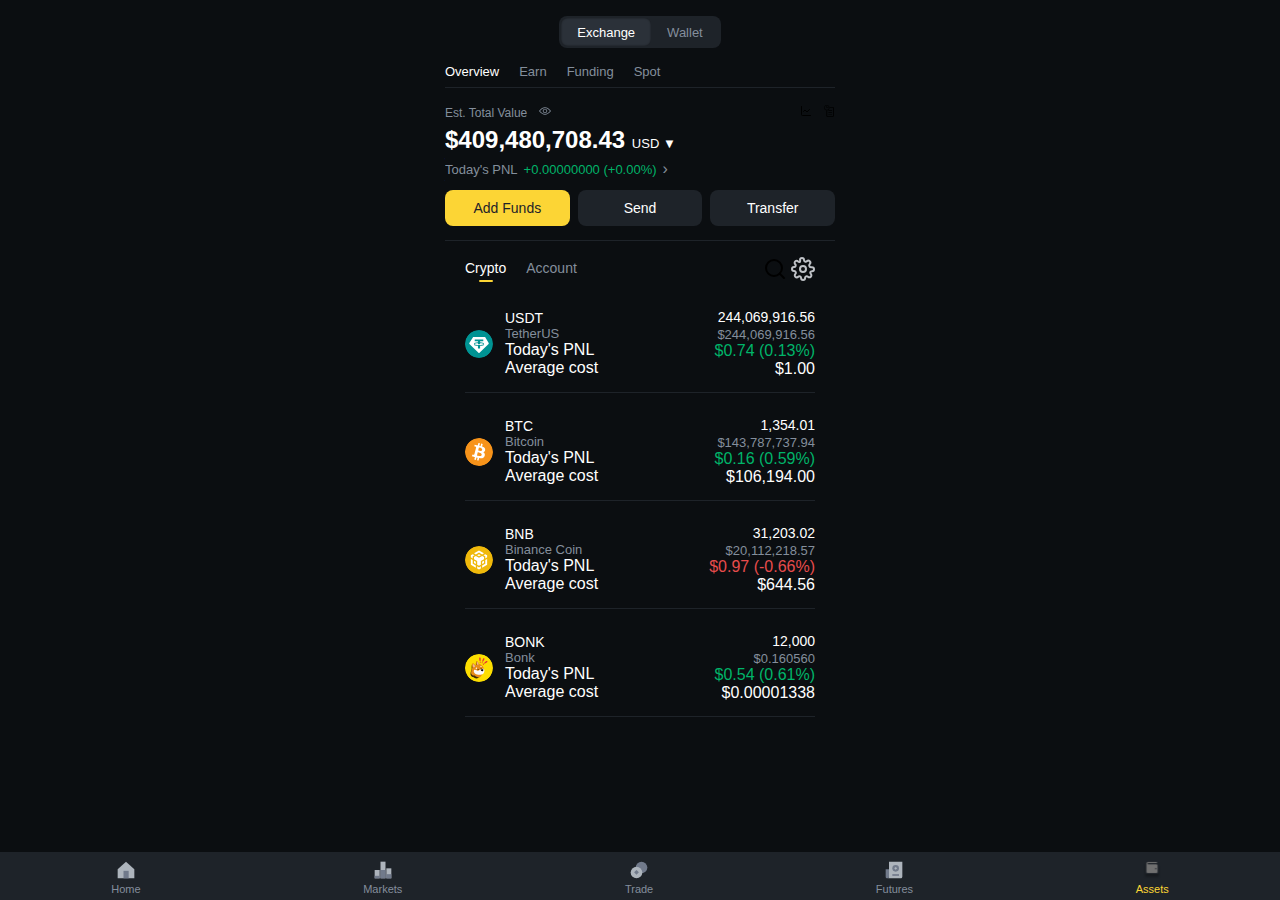
<file: assets.html>
<!DOCTYPE html>  <html lang="en">  
<head>  
  <meta charset="UTF-8" />  
  <meta name="viewport" content="width=device-width, initial-scale=1.0" />  
  <meta name="theme-color" content="#0b0e11" />  
  <title>Assets</title>  
  <link rel="stylesheet" href="assets.css" />  
</head>  
<body>    <!-- Toggle (Exchange / Wallet) -->    <div class="toggle-container">  
    <button class="toggle-btn selected">Exchange</button>  
    <button class="toggle-btn">Wallet</button>  
  </div>    <!-- Sub Tabs -->    <div class="sub-tabs">  
    <div class="sub-tab-group">  
      <span class="active">Overview</span>  
      <span>Earn</span>  
      <span onclick="location.href='funding.html'">Funding</span>  
      <span>Spot</span>  
    </div>  
    <div class="sub-tab-divider"></div>  
  </div>    <!-- Balance -->    <div class="balance-section">  
    <div class="title-row">  
      <div class="title-left">  
        <span>Est. Total Value</span>  
        <img src="eye.svg" />  
      </div>  
      <div class="title-right">  
        <img src="chart.svg" />  
        <img src="ic_history.svg" />  
      </div>  
    </div>  <div class="balance-amount" id="balance-total">$409,480,708.43 <span class="usd-tag">USD ▼</span></div>  
<div class="pnl-inline">  
  <span class="pnl-label">Today's PNL</span>  
  <span id="total-pnl" class="pnl-green">+0.00000000 (+0.00%)</span>  
  <span class="right-arrow">&#8250;</span>  
</div>  

<div class="action-buttons">  
  <button class="add">Add Funds</button>  
  <button class="gray">Send</button>  
  <button class="gray">Transfer</button>  
</div>  
<div class="divider-below-actions">

  </div>    <!-- Crypto | Account Tabs -->    <div class="asset-toggle-wrapper">  
    <div class="asset-toggle-tabs">  
      <div class="tab-crypto-container active">  
        <span>Crypto</span>  
        <div class="toggle-underline"></div>  
      </div>  
      <div class="tab-crypto-container">  
        <span>Account</span>  
        <div class="toggle-underline"></div>  
      </div>  
    </div>  
    <div class="asset-toggle-icons">  
      <img src="search.svg" />  
      <img src="settings.svg" />  
    </div>  
  </div>    <!-- Asset List -->  <section class="balances-section">  
  <div class="asset-list">  <!-- USDT -->  
<div class="asset-row" data-symbol="usdt">  
  <div class="asset-left">  
    <img src="usdt-logo.svg" class="asset-icon-img" />  
    <div class="asset-info">  
      <div class="asset-name">USDT</div>  
      <div class="asset-sub">TetherUS</div>  
      <div class="asset-sub-label">Today's PNL</div>  
      <div class="asset-sub-label">Average cost</div>  
    </div>  
  </div>  
  <div class="asset-right">  
    <div class="asset-amount">244,069,916.56</div>  
    <div class="asset-usd">$244,069,916.56</div>  
    <div class="asset-sub-value pnl-green">$0.74 (0.13%)</div>  
    <div class="asset-sub-value">$1.00</div>  
  </div>  
</div>  
<div class="divider-below-actions"></div>  

<!-- BTC -->  
<div class="asset-row" data-symbol="btc">  
  <div class="asset-left">  
    <img src="btc-logo.svg" class="asset-icon-img" />  
    <div class="asset-info">  
      <div class="asset-name">BTC</div>  
      <div class="asset-sub">Bitcoin</div>  
      <div class="asset-sub-label">Today's PNL</div>  
      <div class="asset-sub-label">Average cost</div>  
    </div>  
  </div>  
  <div class="asset-right">  
    <div class="asset-amount">1,354.01</div>  
    <div class="asset-usd">$143,787,737.94</div>  
    <div class="asset-sub-value pnl-green">$0.16 (0.59%)</div>  
    <div class="asset-sub-value">$106,194.00</div>  
  </div>  
</div>  
<div class="divider-below-actions"></div>  

<!-- BNB -->  
<div class="asset-row" data-symbol="bnb">  
  <div class="asset-left">  
    <img src="bnb-logo.svg" class="asset-icon-img" />  
    <div class="asset-info">  
      <div class="asset-name">BNB</div>  
      <div class="asset-sub">Binance Coin</div>  
      <div class="asset-sub-label">Today's PNL</div>  
      <div class="asset-sub-label">Average cost</div>  
    </div>  
  </div>  
  <div class="asset-right">  
    <div class="asset-amount">31,203.02</div>  
    <div class="asset-usd">$20,112,218.57</div>  
    <div class="asset-sub-value pnl-red">$0.97 (-0.66%)</div>  
    <div class="asset-sub-value">$644.56</div>  
  </div>  
</div>  
<div class="divider-below-actions"></div>  

<!-- BONK -->  
<div class="asset-row" data-symbol="bonk">  
  <div class="asset-left">  
    <img src="bonk-logo.svg" class="asset-icon-img" />  
    <div class="asset-info">  
      <div class="asset-name">BONK</div>  
      <div class="asset-sub">Bonk</div>  
      <div class="asset-sub-label">Today's PNL</div>  
      <div class="asset-sub-label">Average cost</div>  
    </div>  
  </div>  
  <div class="asset-right">  
    <div class="asset-amount">12,000</div>  
    <div class="asset-usd">$0.160560</div>  
    <div class="asset-sub-value pnl-green">$0.54 (0.61%)</div>  
    <div class="asset-sub-value">$0.00001338</div>  
  </div>  
</div>  
<div class="divider-below-actions"></div>

  </div>  
</section>    <!-- Bottom Nav -->    <footer class="bottom-nav">  
    <div class="nav-item" onclick="location.href='home.html'">  
      <img src="ic_home.svg" class="nav-icon" />  
      <div class="nav-label">Home</div>  
    </div>  
    <div class="nav-item"><img src="ic_market.svg" class="nav-icon" /><div class="nav-label">Markets</div></div>  
    <div class="nav-item"><img src="ic_trade.svg" class="nav-icon" /><div class="nav-label">Trade</div></div>  
    <div class="nav-item"><img src="ic_futures.svg" class="nav-icon" /><div class="nav-label">Futures</div></div>  
    <div class="nav-item active"><img src="ic_assets.svg" class="nav-icon" /><div class="nav-label">Assets</div></div>  
  </footer>    <script src="total_value.js"></script>    <script src="live_prices_assets.js"></script>    <script src="pnl_simulator_assets.js"></script>  </body>  
</html>
</file>
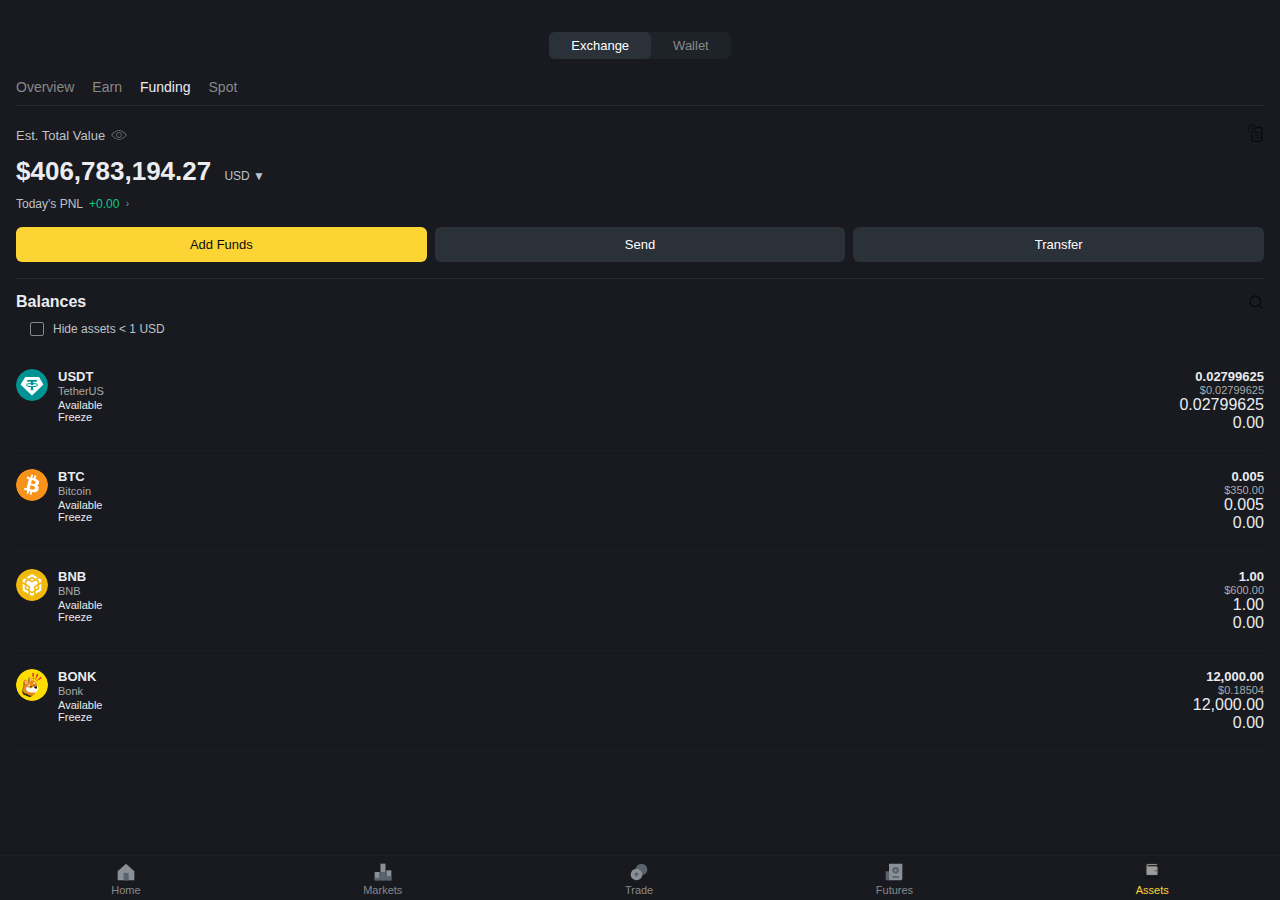
<file: funding.html>
<!DOCTYPE html>
<html lang="en">
<head>
  <meta charset="UTF-8" />
  <meta name="viewport" content="width=device-width, initial-scale=1.0" />
  <meta name="theme-color" content="#0b0e11" />
  <title>Funding</title>
  <link rel="stylesheet" href="funding.css" />
</head>
<body>

  <!-- Toggle -->
  <div class="toggle-wrapper">
    <div class="toggle-box">
      <button class="toggle-btn selected">Exchange</button>
      <button class="toggle-btn">Wallet</button>
    </div>
  </div>

  <!-- Tabs -->
  <div class="sub-tabs">
    <div class="sub-tab-group">
      <span onclick="location.href='assets.html'">Overview</span>
      <span>Earn</span>
      <span class="active">Funding</span>
      <span>Spot</span>
    </div>
    <div class="sub-tab-divider"></div>
  </div>

  <!-- Balance -->
  <div class="balance-section">
    <div class="title-row">
      <div class="title-left">
        <span>Est. Total Value</span>
        <img src="eye.svg" class="icon-svg" alt="eye icon" />
      </div>
      <a href="history.html">
        <img src="ic_history.svg" alt="history icon" />
      </a>
    </div>

    <div class="balance-amount" id="balance-total">
      $406,783,194.27 <span class="usd-tag">USD ▼</span>
    </div>

    <div class="pnl-inline">
      <span class="pnl-label">Today's PNL</span>
      <span id="total-pnl" class="pnl-green">+0.00</span>
      <span class="right-arrow">&#8250;</span>
    </div>

    <div class="action-buttons">
      <button class="add">Add Funds</button>
      <button class="gray">Send</button>
      <button class="gray">Transfer</button>
    </div>

    <div class="divider-below-actions"></div>
  </div>

  <!-- Balances and Coin List -->
  <section class="balances-section">
    <div class="balances-header">
      <strong>Balances</strong>
      <img src="search.svg" class="search-icon" alt="Search" />
    </div>

    <div class="checkbox-row">
      <input type="checkbox" id="hide-assets" />
      <label for="hide-assets">Hide assets &lt; 1 USD</label>
    </div>

    <div class="asset-list">

      <!-- USDT -->
      <div class="asset-row">
        <div class="asset-left">
          <img src="usdt-logo.svg" class="asset-icon-img" alt="USDT" />
          <div class="asset-info">
            <div class="asset-name">USDT</div>
            <div class="asset-sub">TetherUS</div>
            <div class="asset-sub-label">Available</div>
            <div class="asset-sub-label">Freeze</div>
          </div>
        </div>
        <div class="asset-right">
          <div class="asset-amount">0.02799625</div>
          <div class="asset-usd">$0.02799625</div>
          <div class="asset-sub-label">0.02799625</div>
          <div class="asset-sub-label">0.00</div>
        </div>
      </div>

      <!-- BTC -->
      <div class="asset-row">
        <div class="asset-left">
          <img src="btc-logo.svg" class="asset-icon-img" alt="BTC" />
          <div class="asset-info">
            <div class="asset-name">BTC</div>
            <div class="asset-sub">Bitcoin</div>
            <div class="asset-sub-label">Available</div>
            <div class="asset-sub-label">Freeze</div>
          </div>
        </div>
        <div class="asset-right">
          <div class="asset-amount">0.005</div>
          <div class="asset-usd">$350.00</div>
          <div class="asset-sub-label">0.005</div>
          <div class="asset-sub-label">0.00</div>
        </div>
      </div>

      <!-- BNB -->
      <div class="asset-row">
        <div class="asset-left">
          <img src="bnb-logo.svg" class="asset-icon-img" alt="BNB" />
          <div class="asset-info">
            <div class="asset-name">BNB</div>
            <div class="asset-sub">BNB</div>
            <div class="asset-sub-label">Available</div>
            <div class="asset-sub-label">Freeze</div>
          </div>
        </div>
        <div class="asset-right">
          <div class="asset-amount">1.00</div>
          <div class="asset-usd">$600.00</div>
          <div class="asset-sub-label">1.00</div>
          <div class="asset-sub-label">0.00</div>
        </div>
      </div>

      <!-- BONK -->
      <div class="asset-row">
        <div class="asset-left">
          <img src="bonk-logo.svg" class="asset-icon-img" alt="BONK" />
          <div class="asset-info">
            <div class="asset-name">BONK</div>
            <div class="asset-sub">Bonk</div>
            <div class="asset-sub-label">Available</div>
            <div class="asset-sub-label">Freeze</div>
          </div>
        </div>
        <div class="asset-right">
          <div class="asset-amount">12,000.00</div>
          <div class="asset-usd">$0.18504</div>
          <div class="asset-sub-label">12,000.00</div>
          <div class="asset-sub-label">0.00</div>
        </div>
      </div>

    </div>
  </section>

  <!-- Bottom Nav -->
  <footer class="bottom-nav">
    <div class="nav-item" onclick="location.href='home.html'">
      <img src="ic_home.svg" class="nav-icon" alt="Home" />
      <div class="nav-label">Home</div>
    </div>
    <div class="nav-item">
      <img src="ic_market.svg" class="nav-icon" alt="Markets" />
      <div class="nav-label">Markets</div>
    </div>
    <div class="nav-item">
      <img src="ic_trade.svg" class="nav-icon" alt="Trade" />
      <div class="nav-label">Trade</div>
    </div>
    <div class="nav-item">
      <img src="ic_futures.svg" class="nav-icon" alt="Futures" />
      <div class="nav-label">Futures</div>
    </div>
    <div class="nav-item active">
      <img src="ic_assets.svg" class="nav-icon" alt="Assets" />
      <div class="nav-label">Assets</div>
    </div>
  </footer>

  <script src="pnl_simulator.js"></script>
</body>
</html>
</file>
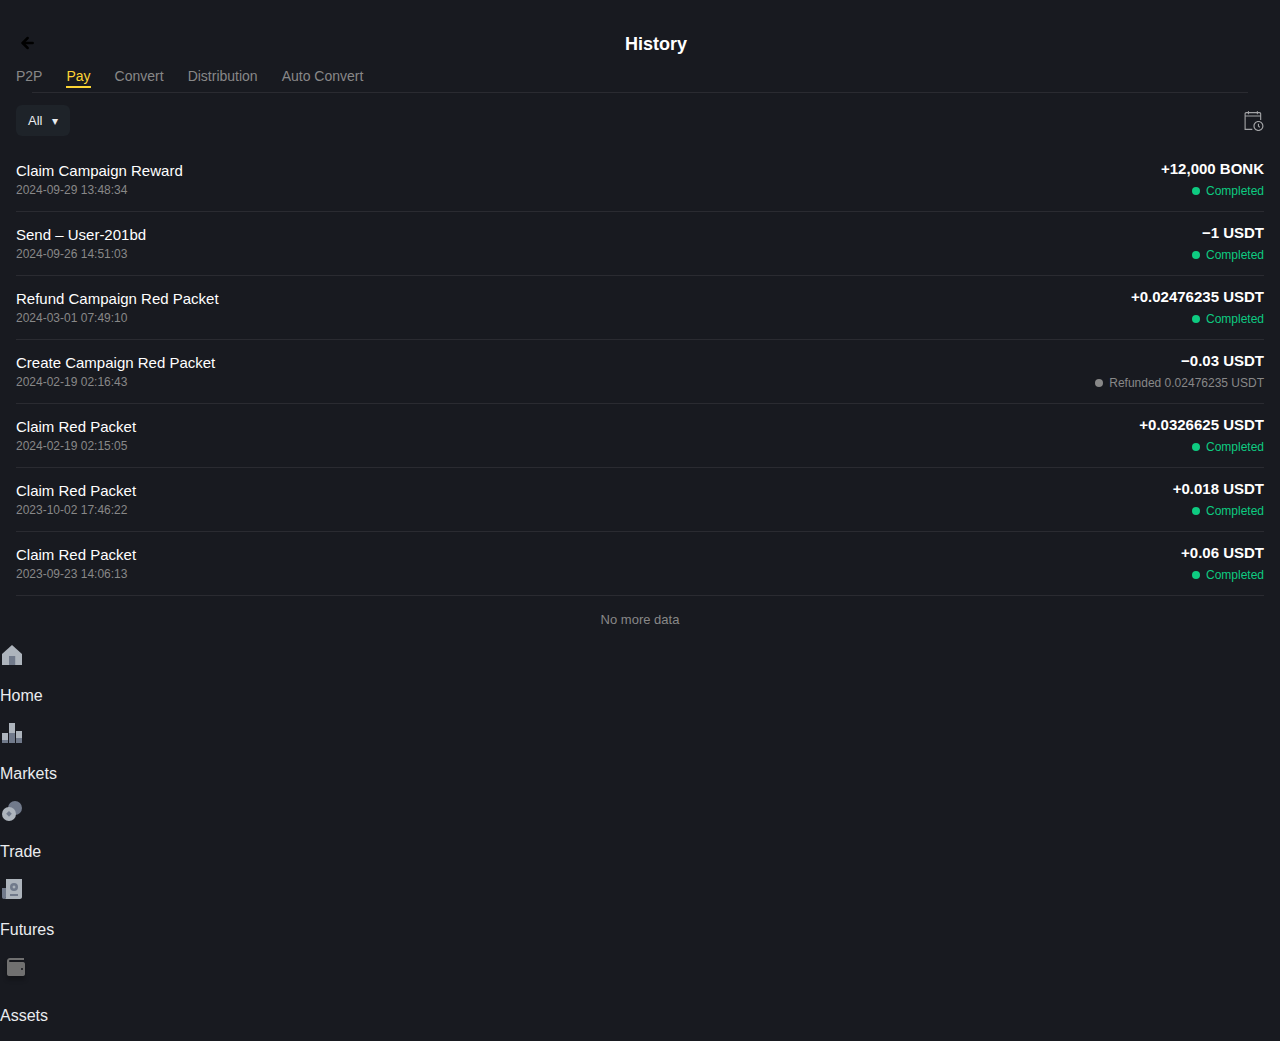
<file: history.html>
<!-- history.html -->
<!DOCTYPE html>
<html lang="en">
<head>
  <meta charset="UTF-8" />
  <meta name="viewport" content="width=device-width, initial-scale=1.0, viewport-fit=cover"/>
  <title>History</title>
  <link rel="stylesheet" href="history.css" />
</head>
<body>
  <!-- Header -->
  <div class="header">
    <button class="back-btn" onclick="history.back()">
      <img src="back.svg" alt="Back" />
    </button>
    <h1 class="header-title">History</h1>
  </div>

  <!-- Sub-Tabs -->
  <div class="sub-tabs">
    <div class="sub-tab-group">
      <span class="sub-tab">P2P</span>
      <span class="sub-tab active">Pay</span>
      <span class="sub-tab">Convert</span>
      <span class="sub-tab">Distribution</span>
      <span class="sub-tab">Auto Convert</span>
    </div>
    <div class="sub-tab-divider"></div>
  </div>

  <!-- Filter Row -->
  <div class="filter-row">
    <button class="filter-dropdown">
      All <span class="arrow">▾</span>
    </button>
    <img src="calendar.svg" class="calendar-icon" alt="Calendar" />
  </div>

  <!-- Transaction List -->
  <div class="tx-list">
    <div class="tx-row">
      <div class="tx-info">
        <div class="tx-desc">Claim Campaign Reward</div>
        <div class="tx-time">2024-09-29 13:48:34</div>
      </div>
      <div class="tx-meta">
        <div class="tx-amount">+12,000 BONK</div>
        <div class="tx-status completed">
          <span class="status-dot"></span>Completed
        </div>
      </div>
    </div>
    <div class="tx-row">
      <div class="tx-info">
        <div class="tx-desc">Send – User-201bd</div>
        <div class="tx-time">2024-09-26 14:51:03</div>
      </div>
      <div class="tx-meta">
        <div class="tx-amount">−1 USDT</div>
        <div class="tx-status completed">
          <span class="status-dot"></span>Completed
        </div>
      </div>
    </div>
    <div class="tx-row">
      <div class="tx-info">
        <div class="tx-desc">Refund Campaign Red Packet</div>
        <div class="tx-time">2024-03-01 07:49:10</div>
      </div>
      <div class="tx-meta">
        <div class="tx-amount">+0.02476235 USDT</div>
        <div class="tx-status completed">
          <span class="status-dot"></span>Completed
        </div>
      </div>
    </div>
    <div class="tx-row">
      <div class="tx-info">
        <div class="tx-desc">Create Campaign Red Packet</div>
        <div class="tx-time">2024-02-19 02:16:43</div>
      </div>
      <div class="tx-meta">
        <div class="tx-amount">−0.03 USDT</div>
        <div class="tx-status refunded">
          <span class="status-dot"></span>Refunded 0.02476235 USDT
        </div>
      </div>
    </div>
    <div class="tx-row">
      <div class="tx-info">
        <div class="tx-desc">Claim Red Packet</div>
        <div class="tx-time">2024-02-19 02:15:05</div>
      </div>
      <div class="tx-meta">
        <div class="tx-amount">+0.0326625 USDT</div>
        <div class="tx-status completed">
          <span class="status-dot"></span>Completed
        </div>
      </div>
    </div>
    <div class="tx-row">
      <div class="tx-info">
        <div class="tx-desc">Claim Red Packet</div>
        <div class="tx-time">2023-10-02 17:46:22</div>
      </div>
      <div class="tx-meta">
        <div class="tx-amount">+0.018 USDT</div>
        <div class="tx-status completed">
          <span class="status-dot"></span>Completed
        </div>
      </div>
    </div>
    <div class="tx-row">
      <div class="tx-info">
        <div class="tx-desc">Claim Red Packet</div>
        <div class="tx-time">2023-09-23 14:06:13</div>
      </div>
      <div class="tx-meta">
        <div class="tx-amount">+0.06 USDT</div>
        <div class="tx-status completed">
          <span class="status-dot"></span>Completed
        </div>
      </div>
    </div>
  </div>

  <div class="no-data">No more data</div>

  <!-- Bottom Navigation (same as other pages) -->
  <footer class="bottom-nav">
    <div class="nav-item" onclick="location.href='home.html'">
      <img src="ic_home.svg" class="nav-icon" alt="Home" />
      <p class="nav-label">Home</p>
    </div>
    <div class="nav-item">
      <img src="ic_market.svg" class="nav-icon" alt="Markets" />
      <p class="nav-label">Markets</p>
    </div>
    <div class="nav-item">
      <img src="ic_trade.svg" class="nav-icon" alt="Trade" />
      <p class="nav-label">Trade</p>
    </div>
    <div class="nav-item">
      <img src="ic_futures.svg" class="nav-icon" alt="Futures" />
      <p class="nav-label">Futures</p>
    </div>
    <div class="nav-item active">
      <img src="ic_assets.svg" class="nav-icon" alt="Assets" />
      <p class="nav-label">Assets</p>
    </div>
  </footer>
</body>
</html>
</file>
<file: assets.css>
body {
  background-color: #0b0e11;
  color: white;
  font-family: Arial, sans-serif;
  margin: 0;
  padding: 0;
  max-width: 430px;
  margin-inline: auto;
}

/* Toggle Container (Binance style) */
.toggle-container {
  display: flex;
  background-color: #1e2329;
  border-radius: 8px;
  padding: 2px;
  width: fit-content;
  margin: 16px auto;
  height: 32px;
  box-sizing: border-box;
}

/* Toggle Buttons */
.toggle-btn {
  background-color: transparent;
  color: #848e9c;
  border: none;
  padding: 6px 16px;
  font-size: 13px;
  font-weight: 500;
  border-radius: 6px;
  height: 100%;
  display: flex;
  align-items: center;
  justify-content: center;
  cursor: pointer;
  transition: background-color 0.2s ease, color 0.2s ease;
}

.toggle-btn.selected {
  background-color: #2b3139;
  color: #ffffff;
  box-shadow: inset 0 0 2px rgba(0, 0, 0, 0.6);
}

/* Sub-tab Row: Overview | Earn | Funding | Spot */
.sub-tabs {
  padding: 0 20px 5px;
  margin-top: 4px;
}

.sub-tab-group {
  display: flex;
  gap: 20px;
  font-size: 13px;
  color: #848e9c;
  font-weight: 500;
}

.sub-tab-group span {
  cursor: pointer;
}

.sub-tab-group .active {
  color: white;
}

.sub-tab-divider {
  height: 1px;
  background-color: #1e2329;
  margin-top: 8px;
}

/* Balance */
.balance-section {
  padding: 12px 20px 0;
}

.title-row {
  display: flex;
  justify-content: space-between;
  align-items: center;
  font-size: 12px;
  color: #848e9c;
}

.title-row img {
  height: 12px;
  margin-left: 8px;
}

.balance-amount {
  font-size: 24px;
  font-weight: bold;
  margin-top: 6px;
}

.usd-tag {
  font-size: 13px;
  font-weight: normal;
}

.pnl-inline {
  margin-top: 6px;
  font-size: 13px;
  display: flex;
  align-items: center;
}

.pnl-label {
  color: #848e9c;
}

.pnl-green {
  color: #00b469;
  font-weight: 500;
  margin-left: 6px;
}

.pnl-red {
  color: #e74c4c;
  font-weight: 500;
  margin-left: 6px;
}

.right-arrow {
  color: #848e9c;
  font-size: 16px;
  margin-left: 6px;
}

.action-buttons {
  display: flex;
  gap: 8px;
  padding: 12px 0 0;
}

.action-buttons button {
  flex: 1;
  padding: 10px 0;
  font-size: 14px;
  border-radius: 8px;
  border: none;
  font-weight: 500;
}

button.add {
  background-color: #fcd535;
  color: #1e2329;
}

button.gray {
  background-color: #1e2329;
  color: white;
}

/* Crypto | Account */

.asset-toggle-wrapper {
  margin-top: 16px;
  padding: 0 20px;
  display: flex;
  justify-content: space-between;
  align-items: center;
}

.asset-toggle-tabs {
  display: flex;
  gap: 20px;
  font-size: 14px;
  font-weight: 500;
}

.tab-crypto-container {
  display: flex;
  flex-direction: column;
  align-items: center;
  cursor: pointer;
}

.tab-crypto-container span {
  color: #848e9c;
}

.tab-crypto-container.active span {
  color: #ffffff;
}

.tab-crypto-container .toggle-underline {
  margin-top: 4px;
  width: 14px;
  height: 2px;
  background-color: #fcd535;
  border-radius: 1px;
  visibility: hidden;
}

.tab-crypto-container.active .toggle-underline {
  visibility: visible;
}

/* Assets Section */
.balances-section {
  padding: 0 20px 70px;
}

.asset-row {
  display: flex;
  justify-content: space-between;
  align-items: center;
  margin-top: 24px;
}

.asset-left {
  display: flex;
  align-items: center;
}

.asset-icon-img {
  height: 28px;
  width: 28px;
  border-radius: 50%;
  margin-right: 12px;
}

.asset-info {
  display: flex;
  flex-direction: column;
}

.asset-name {
  font-weight: 500;
  font-size: 14px;
}

.asset-sub {
  font-size: 13px;
  color: #848e9c;
}

.asset-right {
  text-align: right;
}

.asset-amount {
  font-weight: 500;
  font-size: 14px;
}

.asset-usd {
  font-size: 13px;
  color: #848e9c;
  margin-top: 2px;
}

/* PNL and Cost */
.asset-sub-pair {
  display: flex;
  justify-content: space-between;
  margin-top: 6px;
  font-size: 13px;
}

.asset-sub-label-left {
  color: #848e9c;
}

.asset-sub-label-right {
  font-weight: 500;
}

/* Divider */
.divider-below-actions {
  height: 1px;
  background-color: #1e2329;
  margin-top: 14px;
}

/* Bottom Nav */
.bottom-nav {
  position: fixed;
  bottom: 0;
  left: 0;
  right: 0;
  background-color: #1e2329;
  display: flex;
  justify-content: space-around;
  padding: 8px 0 5px;
  z-index: 100;
}

.nav-item {
  display: flex;
  flex-direction: column;
  align-items: center;
  color: #848e9c;
  font-size: 11px;
}

.nav-item.active {
  color: #fcd535;
}

.nav-icon {
  height: 20px;
  margin-bottom: 3px;
}
</file>
<file: funding.css>
body {
  margin: 0;
  font-family: 'Segoe UI', sans-serif;
  background-color: #181a20;
  color: #eaecef;
  -webkit-font-smoothing: antialiased;
  -moz-osx-font-smoothing: grayscale;
  padding-top: 20px;
}

.loading {
  padding: 16px;
  text-align: center;
  color: #888;
}

.toggle-wrapper {
  display: flex;
  justify-content: center;
  margin: 12px 0 20px;
}

.toggle-box {
  display: flex;
  background-color: #1e2329;
  border-radius: 6px;
}

.toggle-btn {
  padding: 6px 22px;
  font-size: 13px;
  color: #888;
  background: none;
  border: none;
  cursor: pointer;
  transition: all 0.2s ease;
  border-radius: 6px;
}

.toggle-btn.selected {
  background-color: #2b3139;
  color: #fff;
}

.toggle-btn:active {
  opacity: 0.8;
  transform: scale(0.98);
}

.sub-tabs {
  padding: 0 16px;
}

.sub-tab-group {
  display: flex;
  gap: 18px;
  font-size: 14px;
  color: #888;
  font-weight: 500;
}

.sub-tab-group span {
  cursor: pointer;
}

.sub-tab-group .active {
  color: #eaecef;
}

.sub-tab-divider {
  height: 1px;
  background-color: #2a2b31;
  margin: 10px 0 14px;
}

.balance-section {
  padding: 0;
}

.title-row {
  display: flex;
  justify-content: space-between;
  align-items: center;
  padding: 4px 16px 0;
  margin-top: 4px;
}

.title-left {
  display: flex;
  align-items: center;
  gap: 6px;
  font-size: 13px;
  color: #bfc2c7;
}

.icon-svg,
.title-left img {
  width: 16px;
  height: 16px;
  vertical-align: middle;
  opacity: 0.6;
}

.title-row img[alt="history icon"] {
  width: 18px;
  height: 18px;
  opacity: 0.6;
}

.balance-amount {
  font-size: 26px;
  font-weight: 700;
  margin: 10px 16px 6px;
}

.usd-tag {
  font-size: 12px;
  color: #bfc2c7;
  font-weight: 500;
  margin-left: 6px;
}

.pnl-inline {
  display: flex;
  align-items: center;
  gap: 6px;
  font-size: 12px;
  color: #888;
  margin: 10px 16px 16px;
}

.pnl-label {
  color: #bfc2c7;
}

.pnl-green {
  color: #0ecb81;
}

.pnl-red {
  color: #e74c3c;
}

.right-arrow {
  font-size: 11px;
  color: #888;
  transform: translateY(-1px);
}

.action-buttons {
  display: flex;
  gap: 8px;
  margin: 0 16px 16px;
}

.action-buttons button {
  flex: 1;
  font-size: 13px;
  padding: 10px 0;
  border-radius: 6px;
  font-weight: 500;
  border: none;
  cursor: pointer;
  transition: all 0.2s ease;
}

.action-buttons button:active {
  opacity: 0.8;
  transform: scale(0.98);
}

.add {
  background-color: #fcd535;
  color: #0b0e11;
}

.gray {
  background-color: #2b3139;
  color: #fff;
}

.divider-below-actions {
  height: 1px;
  background-color: #2a2b31;
  margin-top: 8px;
  margin-left: 16px;
  margin-right: 16px;
}

.balances-section {
  padding: 0 16px;
}

.balances-header {
  display: flex;
  justify-content: space-between;
  align-items: center;
  font-size: 16px;
  font-weight: 500;
  color: #eaecef;
  margin-top: 14px;
}

.search-icon {
  width: 16px;
  height: 16px;
  opacity: 0.6;
}

.checkbox-row {
  display: flex;
  align-items: center;
  gap: 6px;
  font-size: 12px;
  font-weight: 400;
  color: #bfc2c7;
  margin: 8px 0 12px;
  margin-left: 10px;
}

.checkbox-row input[type="checkbox"] {
  width: 14px;
  height: 14px;
  border: 1px solid #888;
  background-color: transparent;
  appearance: none;
  outline: none;
  border-radius: 2px;
}

.checkbox-row input[type="checkbox"]:checked {
  background-color: transparent;
}

.asset-list {
  padding: 0 0 80px;
}

.asset-row {
  display: flex;
  justify-content: space-between;
  padding: 14px 0;
  border-bottom: 1px solid #1c1f24;
}

.asset-left {
  display: flex;
  gap: 10px;
}

.asset-icon-img {
  width: 32px;
  height: 32px;
  border-radius: 50%;
}

.asset-info {
  font-size: 11px;
}

.asset-name {
  font-weight: 600;
  font-size: 13px;
}

.asset-sub {
  font-size: 11px;
  color: #aaa;
  line-height: 1.4;
}

.asset-right {
  text-align: right;
}

.asset-amount {
  font-size: 13px;
  font-weight: 600;
}

.asset-usd {
  font-size: 11px;
  color: #aaa;
}

.asset-sub-pair {
  display: flex;
  justify-content: space-between;
  gap: 10px;
  margin-top: 6px;
}

.asset-sub-label-left {
  font-size: 11px;
  color: #aaa;
}

.asset-sub-label-right {
  font-size: 11px;
  color: #aaa;
  text-align: right;
}

.bottom-nav {
  position: fixed;
  bottom: 0;
  width: 100%;
  display: flex;
  justify-content: space-around;
  background: #181a20;
  padding: 6px 0 4px;
  border-top: 1px solid #1c1f24;
}

.nav-item {
  display: flex;
  flex-direction: column;
  align-items: center;
  cursor: pointer;
}

.nav-icon {
  width: 20px;
  height: 20px;
  margin-bottom: 2px;
  filter: brightness(0.8);
  transition: filter 0.2s;
}

.nav-item.active .nav-icon {
  filter: brightness(1.4);
}

.nav-label {
  font-size: 11px;
  color: #888;
}

.nav-item.active .nav-label {
  color: #fcd535;
}

@media (min-width: 768px) {
  .balance-amount {
    font-size: 26px;
  }

  .asset-row {
    padding: 18px 0;
  }
}
</file>
<file: history.css>
/* history.css */
body {
  margin: 0;
  padding-top: 20px;
  background: #181a20;
  color: #eaecef;
  font-family: 'Segoe UI', sans-serif;
}

.header {
  display: flex;
  align-items: center;
  padding: 0 16px;
  height: 48px;
}

.back-btn {
  background: none;
  border: none;
  padding: 0;
  margin-right: 12px;
}

.back-btn img {
  width: 20px;
  height: 20px;
  filter: brightness(0.8);
}

.header-title {
  flex: 1;
  text-align: center;
  font-size: 18px;
  font-weight: 600;
  color: #fff;
}

.sub-tabs {
  padding: 0 16px;
}

.sub-tab-group {
  display: flex;
  gap: 24px;
  font-size: 14px;
  color: #888;
  margin-bottom: 8px;
}

.sub-tab {
  cursor: pointer;
}

.sub-tab.active {
  color: #fcd535;
  position: relative;
}

.sub-tab.active::after {
  content: '';
  position: absolute;
  bottom: -4px;
  left: 0;
  height: 2px;
  width: 100%;
  background: #fcd535;
}

.sub-tab-divider {
  height: 1px;
  background: #2a2b31;
  margin: 0 16px 12px;
}

.filter-row {
  display: flex;
  justify-content: space-between;
  align-items: center;
  padding: 0 16px 12px;
}

.filter-dropdown {
  background: #1e2329;
  color: #eaecef;
  border: none;
  border-radius: 6px;
  padding: 8px 12px;
  font-size: 13px;
  cursor: pointer;
}

.filter-dropdown .arrow {
  margin-left: 6px;
  font-size: 12px;
}

.calendar-icon {
  width: 20px;
  height: 20px;
  opacity: 0.6;
}

.tx-list {
  padding: 0 16px;
}

.tx-row {
  display: flex;
  justify-content: space-between;
  align-items: center;
  padding: 12px 0;
  border-bottom: 1px solid #2a2b31;
}

.tx-info {
  max-width: 65%;
}

.tx-desc {
  font-size: 15px;
  font-weight: 500;
  color: #fff;
  margin-bottom: 4px;
}

.tx-time {
  font-size: 12px;
  color: #888;
}

.tx-meta {
  text-align: right;
}

.tx-amount {
  font-size: 15px;
  font-weight: 600;
  color: #fff;
  margin-bottom: 4px;
}

.tx-status {
  display: inline-flex;
  align-items: center;
  gap: 6px;
  font-size: 12px;
}

.status-dot {
  width: 8px;
  height: 8px;
  border-radius: 50%;
  display: inline-block;
}

.tx-status.completed .status-dot {
  background: #0ecb81;
}

.tx-status.completed {
  color: #0ecb81;
}

.tx-status.refunded .status-dot {
  background: #888;
}

.tx-status.refunded {
  color: #888;
}

.no-data {
  text-align: center;
  color: #888;
  padding: 16px 0;
  font-size: 13px;
}
</file>
